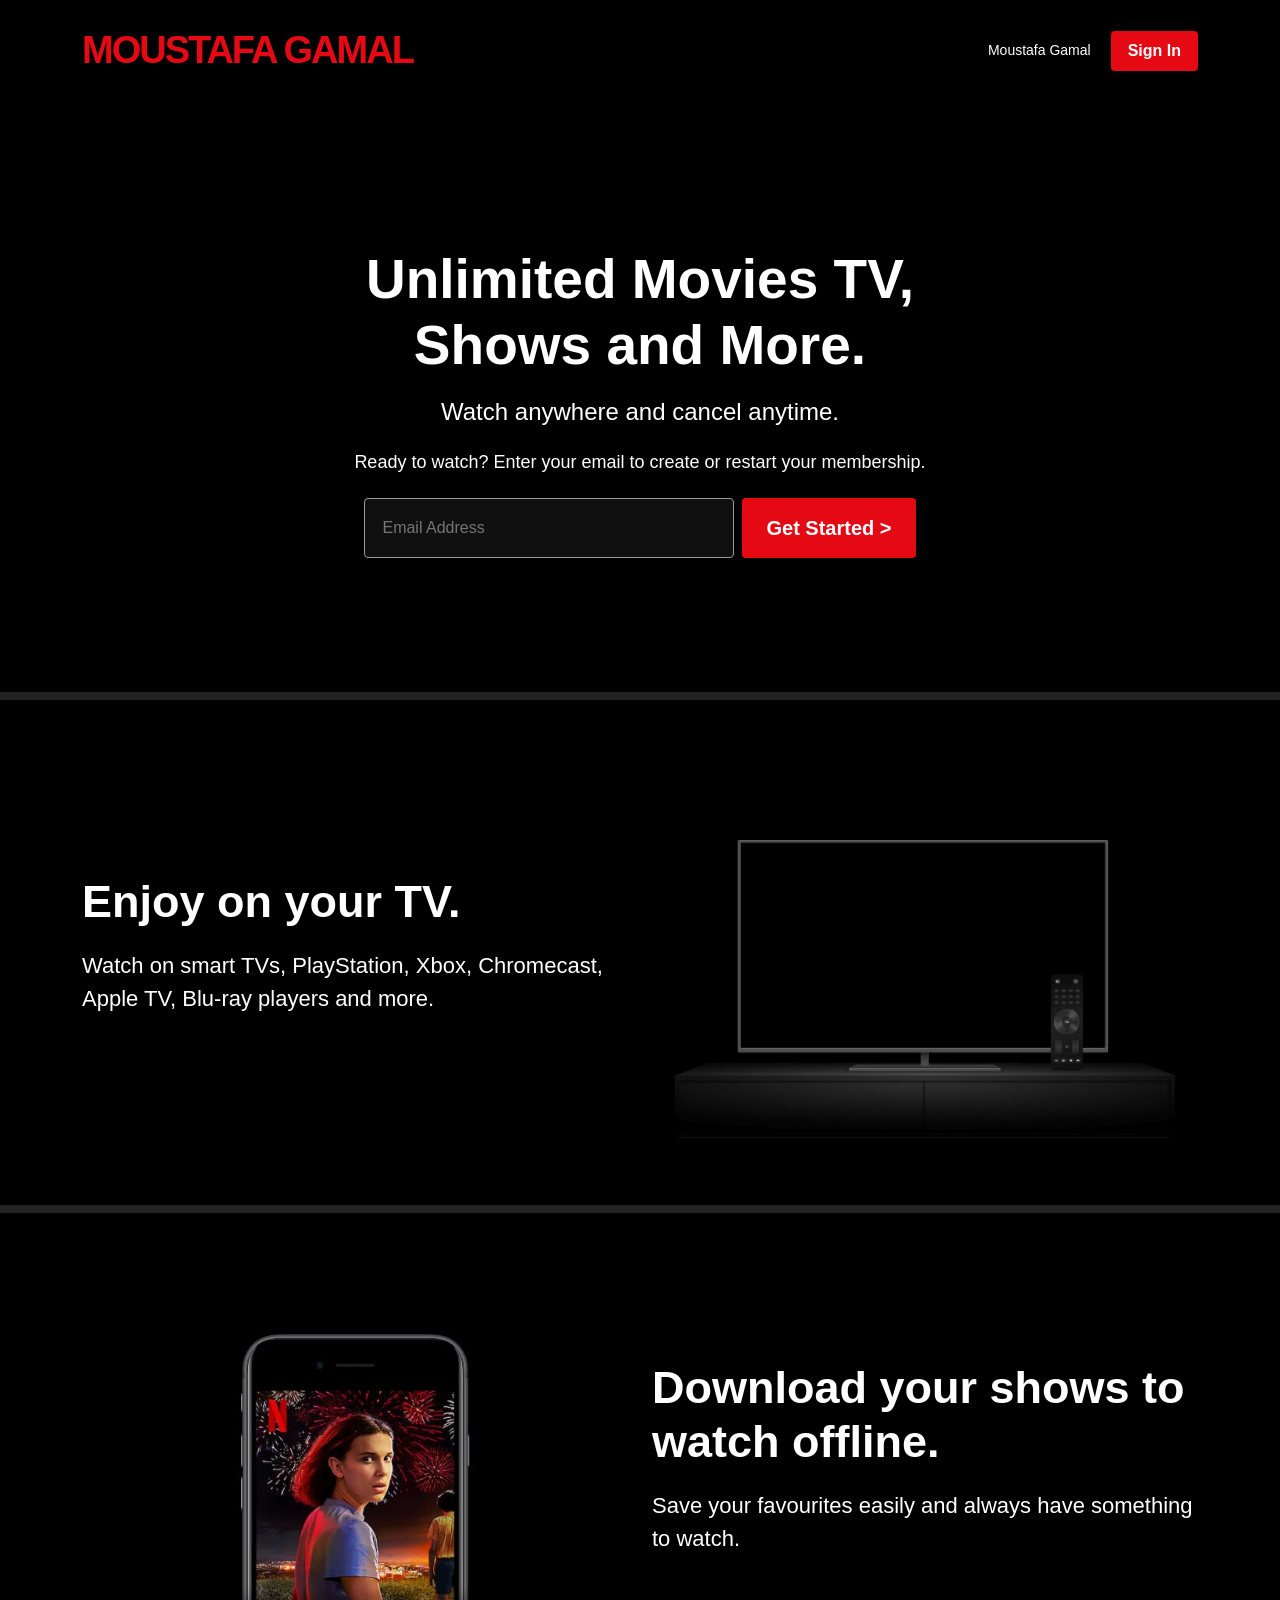
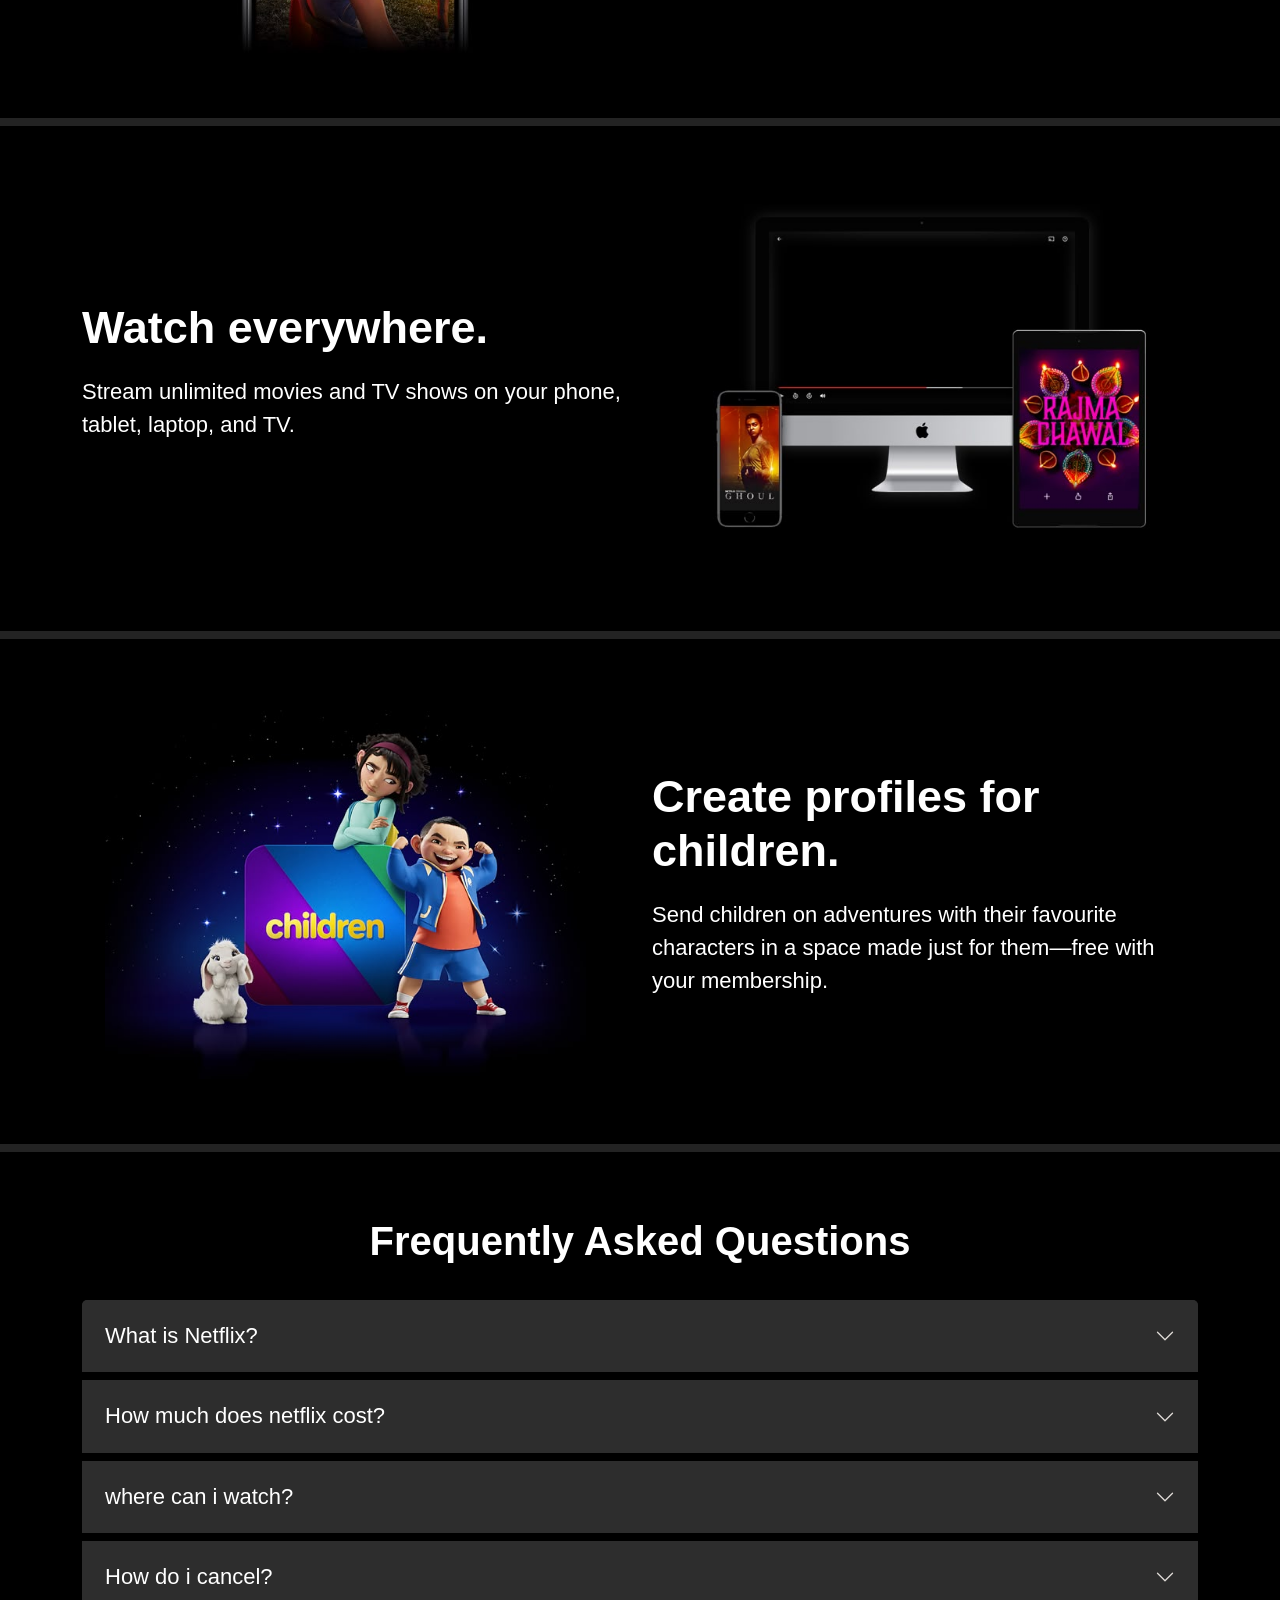
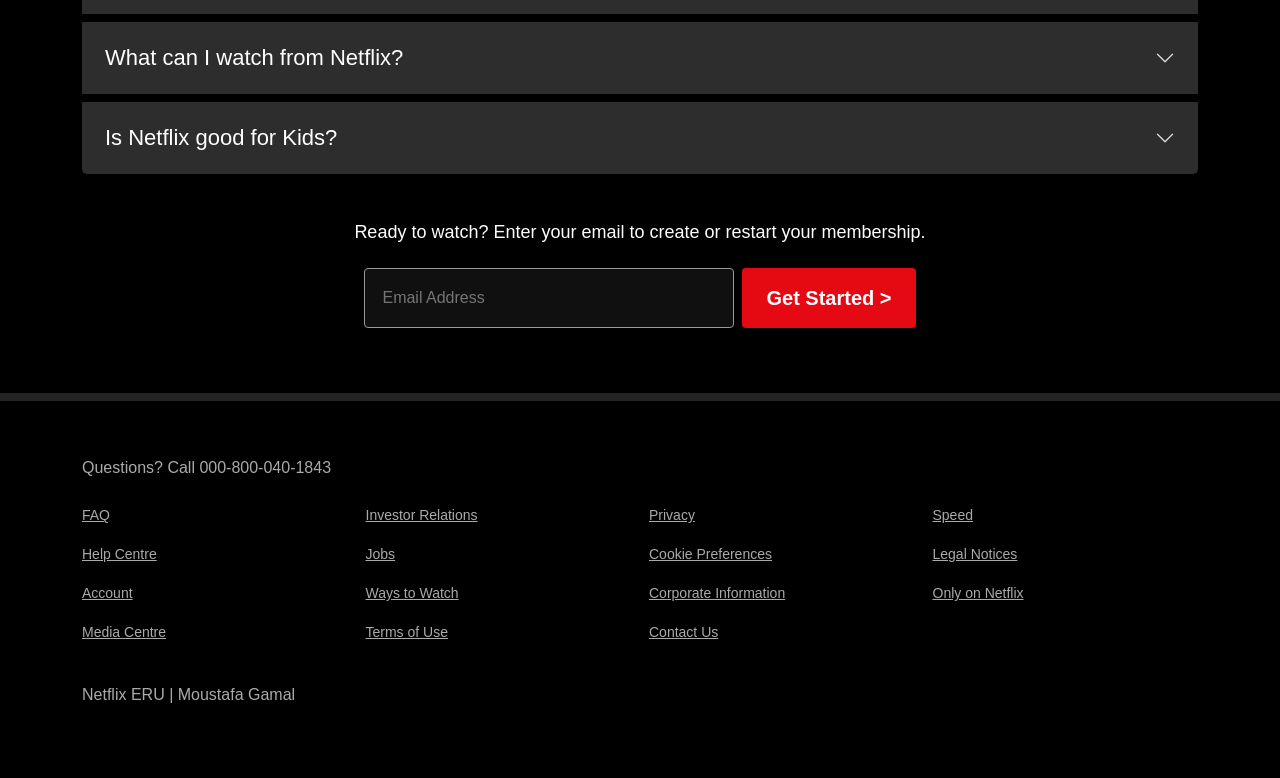
<file: index.html>
<!DOCTYPE html>

<html lang="en">

<head>

    <meta charset="UTF-8">

    <meta name="viewport" content="width=device-width, initial-scale=1.0">

    <title>Moustafa Gamal</title>

    <link href="https://cdn.jsdelivr.net/npm/bootstrap@5.3.3/dist/css/bootstrap.min.css" rel="stylesheet">

    <link rel="stylesheet" href="style.css">

</head>

<body>

<!-- NAVBAR -->

<header class="hero">

    <nav class="navbar">

        <div class="container">

            <a class="logo" href="index.html">MOUSTAFA GAMAL</a>

            <div class="nav-right">

                <span>Moustafa Gamal</span>

                <a href="login.html" class="sign-btn">Sign In</a>

            </div>

        </div>

    </nav>

    <!-- HERO CONTENT -->

    <div class="hero-content">

        <h1>Unlimited Movies TV,<br>Shows and More.</h1>

        <h3>Watch anywhere and cancel anytime.</h3>

        <p>Ready to watch? Enter your email to create or restart your membership.</p>

        <form action="registration.html" class="email-form">

            <input type="email" placeholder="Email Address" required>

            <button type="submit">Get Started &gt;</button>

        </form>

    </div>

</header>

<!-- FEATURE 1 -->

<section class="feature">

    <div class="container">

        <div class="row align-items-center">

            <div class="col-md-6">

                <h2>Enjoy on your TV.</h2>

                <p>Watch on smart TVs, PlayStation, Xbox, Chromecast, Apple TV, Blu-ray players and more.</p>

            </div>

            <div class="col-md-6 text-center">

                <img src="tv.jpeg" alt="Enjoy on your TV">

            </div>

        </div>

    </div>

</section>

<!-- FEATURE 2 -->

<section class="feature">

    <div class="container">

        <div class="row align-items-center">

            <div class="col-md-6 order-md-2">

                <h2>Download your shows to watch offline.</h2>

                <p>Save your favourites easily and always have something to watch.</p>

            </div>

            <div class="col-md-6 order-md-1 text-center">

                <img src="mobile-0819.jpeg" alt="Download shows">

            </div>

        </div>

    </div>

</section>

<!-- FEATURE 3 -->

<section class="feature">

    <div class="container">

        <div class="row align-items-center">

            <div class="col-md-6">

                <h2>Watch everywhere.</h2>

                <p>Stream unlimited movies and TV shows on your phone, tablet, laptop, and TV.</p>

            </div>

            <div class="col-md-6 text-center">

                <img src="device-pile-in.jpeg" alt="Watch everywhere">

            </div>

        </div>

    </div>

</section>

<!-- FEATURE 4 -->

<section class="feature">

    <div class="container">

        <div class="row align-items-center">

            <div class="col-md-6 order-md-2">

                <h2>Create profiles for children.</h2>

                <p>Send children on adventures with their favourite characters in a space made just for them—free with your membership.</p>

            </div>

            <div class="col-md-6 order-md-1 text-center">

                <img src="p6.jpeg" alt="Kids profiles">

            </div>

        </div>

    </div>

</section>

<!-- FAQ -->

<section class="faq-section">

    <div class="container">

        <h2>Frequently Asked Questions</h2>

        <div class="accordion" id="faqAccordion">

            <div class="accordion-item">

                <h3 class="accordion-header">

                    <button class="accordion-button collapsed" data-bs-toggle="collapse" data-bs-target="#q1">

                        What is Netflix?

                    </button>

                </h3>

                <div id="q1" class="accordion-collapse collapse" data-bs-parent="#faqAccordion">

                    <div class="accordion-body">

                        Netflix is a streaming service that offers a wide variety of award-winning TV shows, movies, anime, documentaries and more – on thousands of internet-connected devices.

                        <br><br>

                        You can watch as much as you want, whenever you want, without a single ad – all for one low monthly price. There's always something new to discover, and new TV shows and movies are added every week!

                    </div>

                </div>

            </div>

            <div class="accordion-item">

                <h3 class="accordion-header">

                    <button class="accordion-button collapsed" data-bs-toggle="collapse" data-bs-target="#q2">

                        How much does netflix cost?

                    </button>

                </h3>

                <div id="q2" class="accordion-collapse collapse" data-bs-parent="#faqAccordion">

                    <div class="accordion-body">

                        Watch Netflix on your smartphone, tablet, Smart TV, laptop, or streaming device, all for one fixed monthly fee. Plans vary by country and subscription.

                    </div>

                </div>

            </div>

            <div class="accordion-item">

                <h3 class="accordion-header">

                    <button class="accordion-button collapsed" data-bs-toggle="collapse" data-bs-target="#q3">

                        where can i watch?

                    </button>

                </h3>

                <div id="q3" class="accordion-collapse collapse" data-bs-parent="#faqAccordion">

                    <div class="accordion-body">

                        Watch anywhere, anytime, on an unlimited number of devices. Sign in with your Netflix account to watch instantly on the web or on any internet-connected device that offers the Netflix app, including smart TVs, smartphones, tablets, streaming media players and game consoles.

                        <br><br>

                        You can also download your favourite shows with the iOS, Android, or Windows 10 app. Take Netflix with you anywhere.

                    </div>

                </div>

            </div>

            <div class="accordion-item">

                <h3 class="accordion-header">

                    <button class="accordion-button collapsed" data-bs-toggle="collapse" data-bs-target="#q4">

                        How do i cancel?

                    </button>

                </h3>

                <div id="q4" class="accordion-collapse collapse" data-bs-parent="#faqAccordion">

                    <div class="accordion-body">

                        Netflix is flexible. There are no annoying contracts and no commitments. You can easily cancel your account online in two clicks. There are no cancellation fees – start or stop your account anytime.

                    </div>

                </div>

            </div>

            <div class="accordion-item">

                <h3 class="accordion-header">

                    <button class="accordion-button collapsed" data-bs-toggle="collapse" data-bs-target="#q5">

                        What can I watch from Netflix?

                    </button>

                </h3>

                <div id="q5" class="accordion-collapse collapse" data-bs-parent="#faqAccordion">

                    <div class="accordion-body">

                        Netflix has an extensive library of feature films, documentaries, TV shows, anime, award-winning Netflix originals, and more. Watch as much as you want, anytime you want.

                    </div>

                </div>

            </div>

            <div class="accordion-item">

                <h3 class="accordion-header">

                    <button class="accordion-button collapsed" data-bs-toggle="collapse" data-bs-target="#q6">

                        Is Netflix good for Kids?

                    </button>

                </h3>

                <div id="q6" class="accordion-collapse collapse" data-bs-parent="#faqAccordion">

                    <div class="accordion-body">

                        The Netflix Kids experience is included in your membership to give parents control while kids enjoy family-friendly TV shows and films in their own space.

                        <br><br>

                        Kids profiles come with PIN-protected parental controls that let you restrict the maturity rating of content kids can watch and block specific titles.

                    </div>

                </div>

            </div>

        </div>

        <div class="bottom-email">

            <p>Ready to watch? Enter your email to create or restart your membership.</p>

            <form action="registration.html" class="email-form">

                <input type="email" placeholder="Email Address" required>

                <button type="submit">Get Started &gt;</button>

            </form>

        </div>

    </div>

</section>

<!-- FOOTER -->

<footer class="footer">

    <div class="container">

        <p>Questions? Call 000-800-040-1843</p>

        <div class="footer-links">

            <a href="#">FAQ</a>

            <a href="#">Investor Relations</a>

            <a href="#">Privacy</a>

            <a href="#">Speed</a>

            <a href="#">Help Centre</a>

            <a href="#">Jobs</a>

            <a href="#">Cookie Preferences</a>

            <a href="#">Legal Notices</a>

            <a href="#">Account</a>

            <a href="#">Ways to Watch</a>

            <a href="#">Corporate Information</a>

            <a href="#">Only on Netflix</a>

            <a href="#">Media Centre</a>

            <a href="#">Terms of Use</a>

            <a href="#">Contact Us</a>

        </div>

        <p class="copyright">Netflix ERU | Moustafa Gamal</p>

    </div>

</footer>

<script src="https://cdn.jsdelivr.net/npm/bootstrap@5.3.3/dist/js/bootstrap.bundle.min.js"></script>

</body>

</html>
</file>
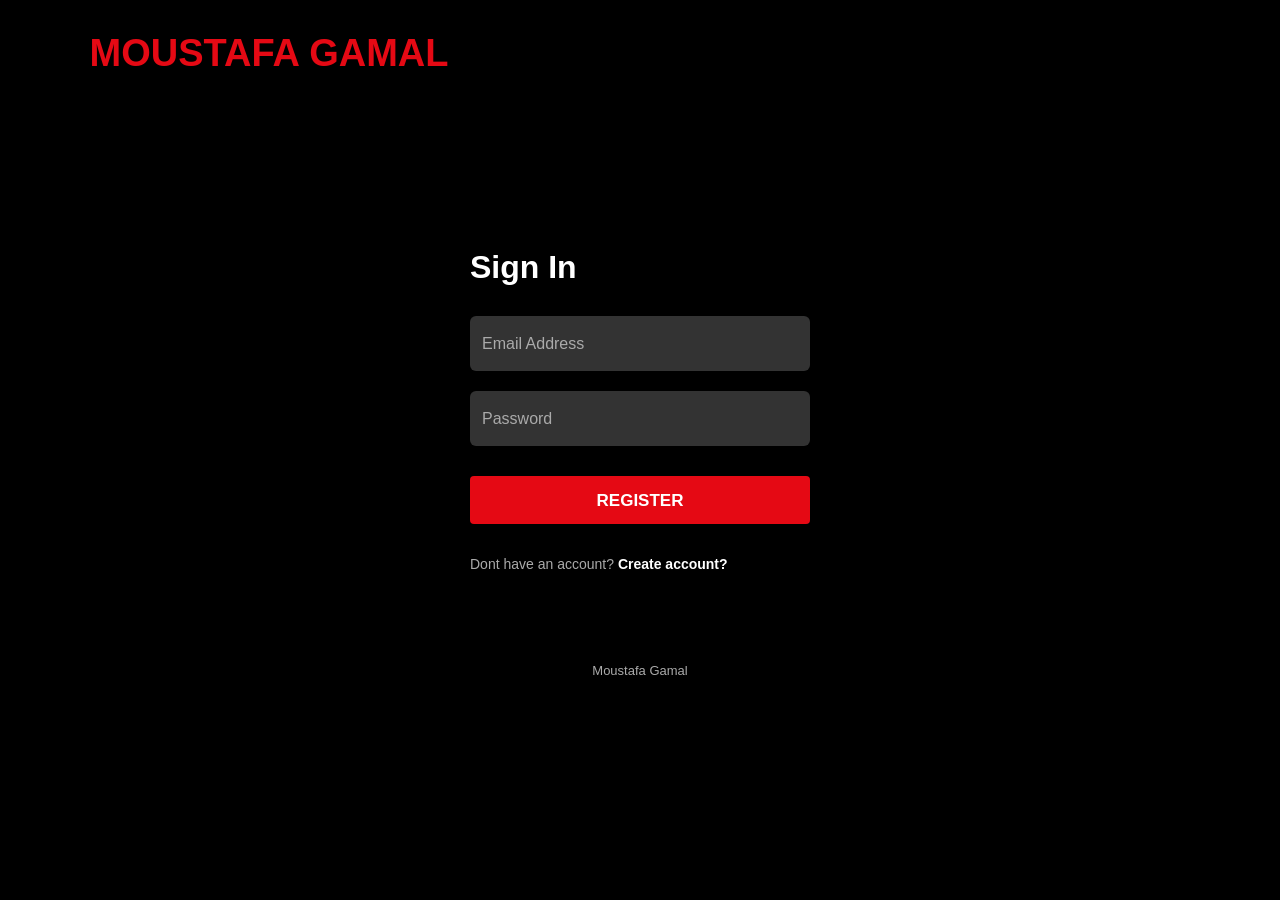
<file: login.html>
<!DOCTYPE html>

<html lang="en">

<head>

    <meta charset="UTF-8">

    <meta name="viewport" content="width=device-width, initial-scale=1.0">

    <title>Moustafa Gamal - Login</title>

    <link href="https://cdn.jsdelivr.net/npm/bootstrap@5.3.3/dist/css/bootstrap.min.css" rel="stylesheet">

    <link rel="stylesheet" href="login.css">

</head>

<body>

<div class="login-page">

    <a href="index.html" class="login-logo">MOUSTAFA GAMAL</a>

    <div class="login-box">

        <h2>Sign In</h2>

        <form id="loginForm">

            <input

                type="email"

                class="form-control"

                placeholder="Email Address"

                required>

            <input

                type="password"

                class="form-control"

                placeholder="Password"

                required>

            <button type="submit" class="register-btn">

                REGISTER

            </button>

            <p id="loginMessage"></p>

        </form>

        <p class="account-link">

            Dont have an account?

            <a href="registration.html">Create account?</a>

        </p>

    </div>

    <p class="designer">Moustafa Gamal</p>

</div>

<script>

document.getElementById("loginForm").addEventListener("submit", function(event) {

    event.preventDefault();

    document.getElementById("loginMessage").textContent =

        "Login form submitted successfully!";

});

</script>

</body>

</html>
</file>
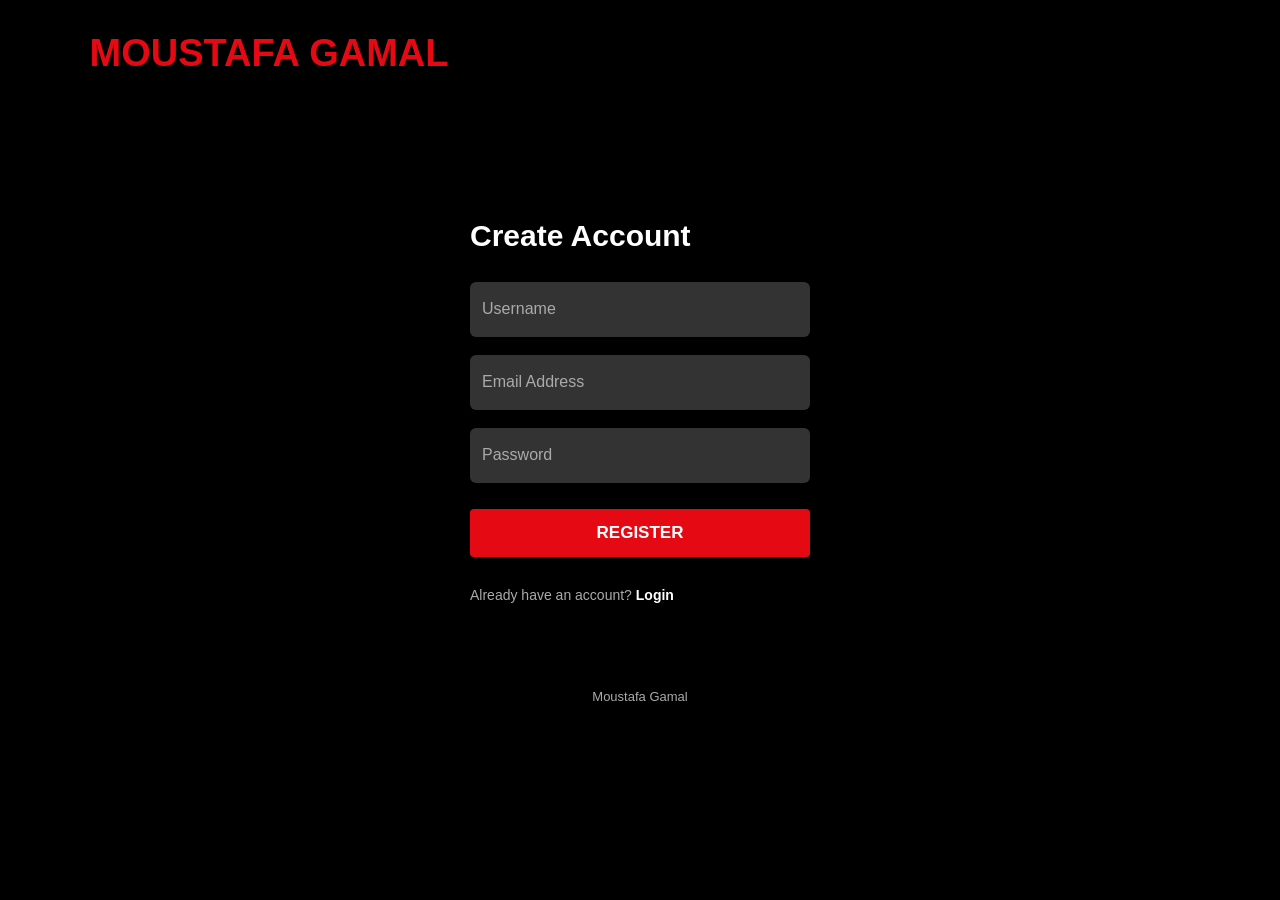
<file: registration.html>
<!DOCTYPE html>

<html lang="en">

<head>

    <meta charset="UTF-8">

    <meta name="viewport" content="width=device-width, initial-scale=1.0">

    <title>Moustafa Gamal - Registration</title>

    <link href="https://cdn.jsdelivr.net/npm/bootstrap@5.3.3/dist/css/bootstrap.min.css" rel="stylesheet">

    <link rel="stylesheet" href="registration.css">

</head>

<body>

<div class="login-page">

    <a href="index.html" class="login-logo">MOUSTAFA GAMAL</a>

    <div class="login-box">

        <h2>Create Account</h2>

        <form id="registerForm">

            <input

                type="text"

                id="username"

                class="form-control"

                placeholder="Username"

                required>

            <input

                type="email"

                id="email"

                class="form-control"

                placeholder="Email Address"

                required>

            <input

                type="password"

                id="password"

                class="form-control"

                placeholder="Password"

                required minlength="6">

            <button type="submit" class="register-btn">

                REGISTER

            </button>

            <p id="registerMessage"></p>

        </form>

        <p class="account-link">

            Already have an account?

            <a href="login.html">Login</a>

        </p>

    </div>

    <p class="designer">Moustafa Gamal</p>

</div>

<script>

document.getElementById("registerForm").addEventListener("submit", function(event) {

    event.preventDefault();

    const username = document.getElementById("username").value;

    const message = document.getElementById("registerMessage");

    if (username.length >= 3) {

        message.textContent = "Registration submitted successfully!";

        message.style.color = "#46d369";

    } else {

        message.textContent = "Please enter a valid username.";

        message.style.color = "#e50914";

    }

});

</script>

</body>

</html>
</file>
<file: style.css>
* {
    margin: 0;
    padding: 0;
    box-sizing: border-box;
}

body {
    background-color: #000;
    color: #fff;
    font-family: Arial, Helvetica, sans-serif;
}

/* HERO */
.hero {
    min-height: 700px;
    border-bottom: 8px solid #232323;
    background:
        linear-gradient(to bottom, rgba(0,0,0,.65), rgba(0,0,0,.7), #000),
        url("https://images.unsplash.com/photo-1489599849927-2ee91cede3ba?auto=format&fit=crop&w=1920&q=90")
        center center / cover no-repeat;
}

/* NAVBAR */
.navbar {
    padding: 22px 0;
}

.logo {
    color: #e50914;
    font-size: 38px;
    font-weight: 900;
    letter-spacing: -2px;
    text-decoration: none;
}

.logo:hover {
    color: #e50914;
}

.nav-right {
    display: flex;
    align-items: center;
    gap: 20px;
}

.nav-right span {
    font-size: 14px;
}

.sign-btn {
    background: #e50914;
    color: white;
    padding: 8px 17px;
    border-radius: 4px;
    text-decoration: none;
    font-weight: bold;
}

.sign-btn:hover {
    background: #b20710;
    color: white;
}

/* HERO CONTENT */
.hero-content {
    text-align: center;
    max-width: 950px;
    margin: 0 auto;
    padding: 145px 20px 70px;
}

.hero-content h1 {
    font-size: 55px;
    font-weight: 900;
    margin-bottom: 20px;
}

.hero-content h3 {
    font-size: 24px;
    margin-bottom: 22px;
}

.hero-content p {
    font-size: 18px;
}

/* EMAIL FORM */
.email-form {
    display: flex;
    justify-content: center;
    gap: 8px;
    margin-top: 22px;
}

.email-form input {
    width: 370px;
    padding: 17px;
    background: rgba(20,20,20,.8);
    color: white;
    border: 1px solid #999;
    border-radius: 4px;
    font-size: 16px;
}

.email-form button {
    background: #e50914;
    color: white;
    border: none;
    border-radius: 4px;
    padding: 14px 24px;
    font-size: 20px;
    font-weight: bold;
    cursor: pointer;
}

.email-form button:hover {
    background: #b20710;
}

/* FEATURES */
.feature {
    padding: 65px 0;
    border-bottom: 8px solid #232323;
}

.feature h2 {
    font-size: 45px;
    font-weight: 900;
    margin-bottom: 20px;
}

.feature p {
    font-size: 22px;
    line-height: 1.5;
}

.feature img {
    width: 100%;
    max-width: 500px;
    height: auto;
}

/* FAQ */
.faq-section {
    padding: 65px 0;
    border-bottom: 8px solid #232323;
}

.faq-section > .container > h2 {
    text-align: center;
    font-size: 40px;
    font-weight: 900;
    margin-bottom: 35px;
}

.accordion-item {
    background: #2d2d2d;
    color: white;
    border: 0;
    margin-bottom: 8px;
}

.accordion-button {
    background: #2d2d2d;
    color: white;
    font-size: 22px;
    padding: 23px;
}

.accordion-button:not(.collapsed) {
    background: #2d2d2d;
    color: white;
    box-shadow: none;
}

.accordion-button::after {
    filter: invert(1);
}

.accordion-button:focus {
    box-shadow: none;
}

.accordion-body {
    background: #2d2d2d;
    color: white;
    font-size: 18px;
    line-height: 1.6;
    border-top: 1px solid #000;
}

/* BOTTOM EMAIL */
.bottom-email {
    text-align: center;
    margin-top: 45px;
}

.bottom-email p {
    font-size: 18px;
}

/* FOOTER */
.footer {
    padding: 55px 0;
    color: #aaa;
}

.footer-links {
    display: grid;
    grid-template-columns: repeat(4, 1fr);
    gap: 18px;
    margin-top: 25px;
}

.footer-links a {
    color: #aaa;
    font-size: 14px;
}

.footer-links a:hover {
    color: white;
}

.copyright {
    margin-top: 40px;
}

/* RESPONSIVE */
@media (max-width: 768px) {

    .hero {
        min-height: 620px;
    }

    .hero-content {
        padding-top: 130px;
    }

    .hero-content h1 {
        font-size: 36px;
    }

    .hero-content h3 {
        font-size: 19px;
    }

    .hero-content p {
        font-size: 16px;
    }

    .email-form {
        flex-direction: column;
        align-items: center;
    }

    .email-form input,
    .email-form button {
        width: 100%;
        max-width: 400px;
    }

    .feature {
        text-align: center;
        padding: 45px 15px;
    }

    .feature h2 {
        font-size: 32px;
    }

    .feature p {
        font-size: 18px;
    }

    .feature img {
        max-width: 380px;
        margin-top: 20px;
    }

    .faq-section > .container > h2 {
        font-size: 30px;
    }

    .accordion-button {
        font-size: 17px;
    }

    .footer-links {
        grid-template-columns: repeat(2, 1fr);
    }
}

@media (max-width: 400px) {
    .logo {
        font-size: 29px;
    }

    .nav-right {
        gap: 8px;
    }

    .nav-right span {
        font-size: 11px;
    }
}
</file>
<file: login.css>
* {
    margin: 0;
    padding: 0;
    box-sizing: border-box;
}

body {
    font-family: Arial, Helvetica, sans-serif;
    background: #000;
    color: white;
}

.login-page {
    min-height: 100vh;
    padding: 25px 7%;
    background:
        linear-gradient(rgba(0,0,0,.65), rgba(0,0,0,.75)),
        url("https://images.unsplash.com/photo-1489599849927-2ee91cede3ba?auto=format&fit=crop&w=1920&q=90")
        center / cover no-repeat;

    display: flex;
    flex-direction: column;
    align-items: center;
    justify-content: center;
}

.login-logo {
    position: absolute;
    top: 25px;
    left: 7%;
    color: #e50914;
    font-size: 38px;
    font-weight: 900;
    text-decoration: none;
}

.login-logo:hover {
    color: #e50914;
}

.login-box {
    width: 100%;
    max-width: 420px;
    background: rgba(0,0,0,.85);
    padding: 45px 40px;
    border-radius: 5px;
}

.login-box h2 {
    font-size: 32px;
    font-weight: bold;
    margin-bottom: 30px;
}

.login-box input {
    height: 55px;
    margin-bottom: 20px;
    background: #333;
    border: none;
    color: white;
}

.login-box input:focus {
    background: #333;
    color: white;
    box-shadow: none;
    border-bottom: 2px solid #e50914;
}

.login-box input::placeholder {
    color: #aaa;
}

.register-btn {
    width: 100%;
    height: 48px;
    background: #e50914;
    border: none;
    color: white;
    font-size: 17px;
    font-weight: bold;
    border-radius: 4px;
    margin-top: 10px;
    cursor: pointer;
}

.register-btn:hover {
    background: #b20710;
}

.account-link {
    color: #aaa;
    font-size: 14px;
    margin-top: 30px;
}

.account-link a {
    color: white;
    text-decoration: none;
    font-weight: bold;
}

.account-link a:hover {
    text-decoration: underline;
}

#loginMessage {
    margin-top: 15px;
    color: #46d369;
    font-size: 14px;
}

.designer {
    color: #aaa;
    margin-top: 25px;
    font-size: 13px;
}

@media(max-width: 500px) {
    .login-box {
        padding: 35px 25px;
    }

    .login-logo {
        font-size: 30px;
    }
}


@media (max-width: 400px) {
    .login-logo {
        font-size: 24px;
        letter-spacing: -1px;
    }
}
</file>
<file: registration.css>
* {
    margin: 0;
    padding: 0;
    box-sizing: border-box;
}

body {
    font-family: Arial, Helvetica, sans-serif;
    background: #000;
    color: white;
}

.login-page {
    min-height: 100vh;
    padding: 25px 7%;
    background:
        linear-gradient(rgba(0,0,0,.65), rgba(0,0,0,.75)),
        url("https://images.unsplash.com/photo-1489599849927-2ee91cede3ba?auto=format&fit=crop&w=1920&q=90")
        center / cover no-repeat;

    display: flex;
    flex-direction: column;
    align-items: center;
    justify-content: center;
}

.login-logo {
    position: absolute;
    top: 25px;
    left: 7%;
    color: #e50914;
    font-size: 38px;
    font-weight: 900;
    text-decoration: none;
}

.login-logo:hover {
    color: #e50914;
}

.login-box {
    width: 100%;
    max-width: 420px;
    background: rgba(0,0,0,.85);
    padding: 40px;
    border-radius: 5px;
}

.login-box h2 {
    font-size: 30px;
    font-weight: bold;
    margin-bottom: 28px;
}

.login-box input {
    height: 55px;
    margin-bottom: 18px;
    background: #333;
    border: none;
    color: white;
}

.login-box input:focus {
    background: #333;
    color: white;
    box-shadow: none;
    border-bottom: 2px solid #e50914;
}

.login-box input::placeholder {
    color: #aaa;
}

.register-btn {
    width: 100%;
    height: 48px;
    background: #e50914;
    border: none;
    color: white;
    font-size: 17px;
    font-weight: bold;
    border-radius: 4px;
    margin-top: 8px;
    cursor: pointer;
}

.register-btn:hover {
    background: #b20710;
}

.account-link {
    color: #aaa;
    font-size: 14px;
    margin-top: 28px;
}

.account-link a {
    color: white;
    text-decoration: none;
    font-weight: bold;
}

.account-link a:hover {
    text-decoration: underline;
}

#registerMessage {
    margin-top: 15px;
    font-size: 14px;
}

.designer {
    color: #aaa;
    margin-top: 25px;
    font-size: 13px;
}

@media(max-width: 500px) {
    .login-box {
        padding: 30px 25px;
    }

    .login-logo {
        font-size: 30px;
    }
}

@media (max-width: 400px) {
    .login-logo {
        font-size: 24px;
        letter-spacing: -1px;
    }
}
</file>
